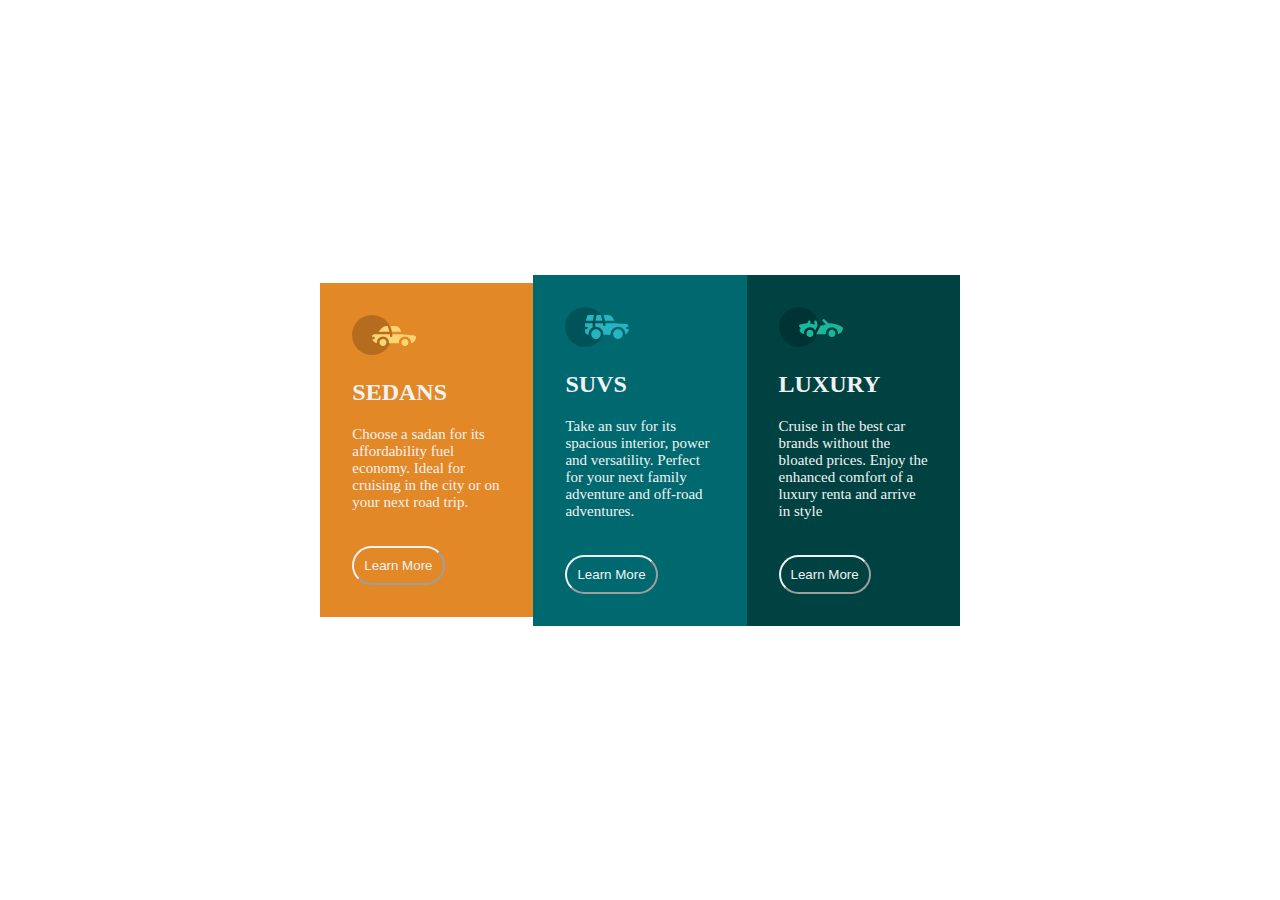
<file: My Flex-box/index.html>
<!DOCTYPE html>
<html lang="en">
<head>
    <meta charset="UTF-8">
    <meta http-equiv="X-UA-Compatible" content="IE=edge">
    <meta name="viewport" content="width=device-width, initial-scale=1.0">
    <title>Flex Box</title>
    <link href="style.css" rel="stylesheet" type="text/css" />
</head>
<body>
    <div class="topnav">
        <a href="#"></a>
    </div>
    <main>
        <div class="sedans">
            <img src="icon-sedans.svg" />
            <h2>SEDANS</h2>
            <p>
                Choose a sadan for its affordability fuel economy. Ideal for cruising in the city or on your next road trip.
            </p>
            <div class="btn">
                <button class="sedanbtn">Learn More</button><br />
            </div>
        </div>
        <div class="suvs">
            <img src="icon-suvs.svg" />
            <h2>SUVS</h2>
            <p>Take an suv for its spacious interior, power and versatility. Perfect for your next family adventure and off-road adventures.</p>
            <div class="btn">
                <button class="suvsbtn">Learn More</button>
            </div>
        </div>
        <div class="luxury">
            <img src="icon-luxury.svg" />
            <h2>LUXURY</h2>
            <p>Cruise in the best car brands without the bloated prices. Enjoy the enhanced comfort of a luxury renta and arrive in style</p>
        <div class="btn">
            <button class="luxurybtn">Learn More</button>
        </div>
        </div>
    </main>
</body>
</html>
</file>
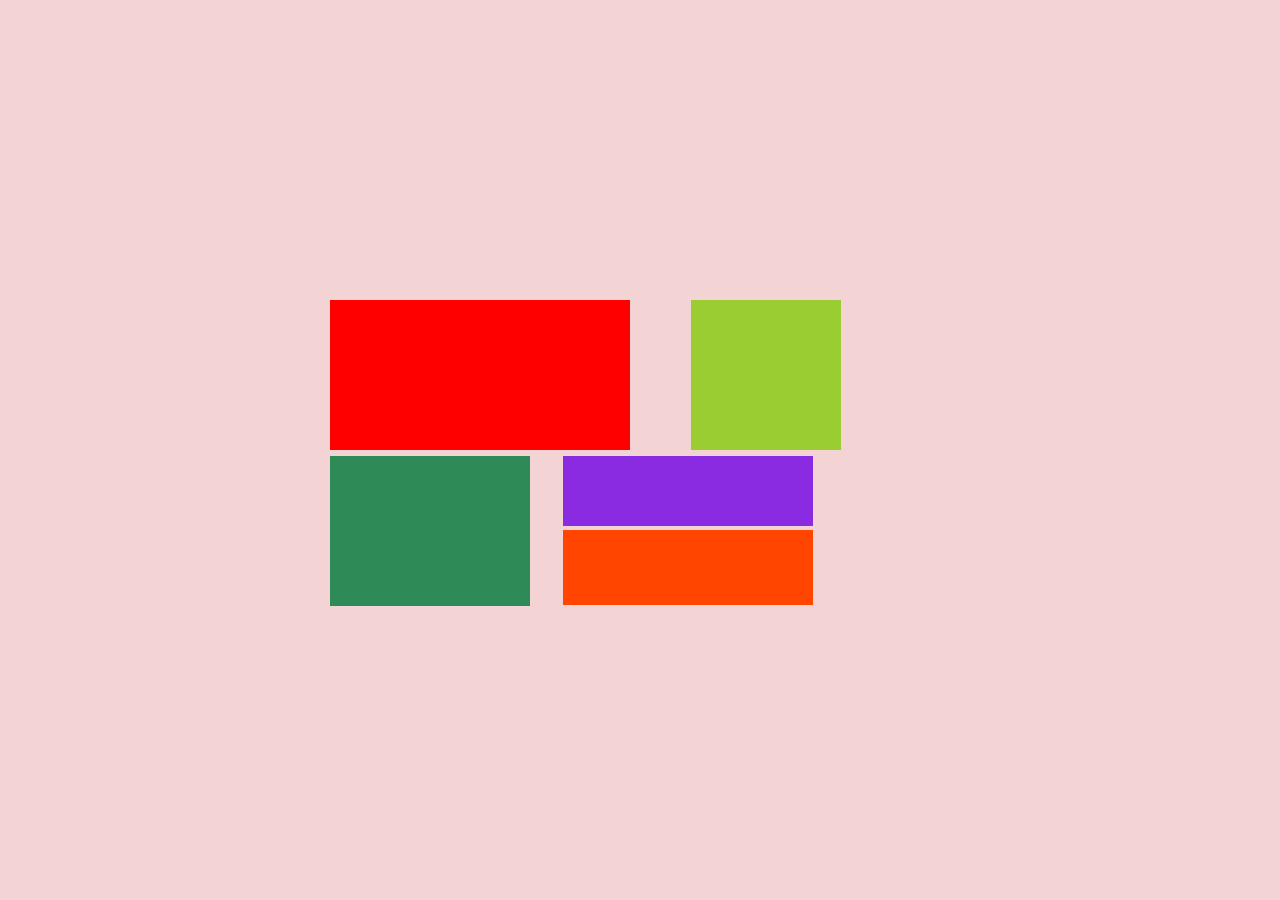
<file: My Grid-Design/index.html>
<!DOCTYPE html>
<html lang="en">
<head>
    <meta charset="UTF-8">
    <meta http-equiv="X-UA-Compatible" content="IE=edge">
    <meta name="viewport" content="width=device-width, initial-scale=1.0">
    <title>My_Grid_design</title>
    <link href="style.css" rel="stylesheet" type="text/css" />
</head>
<body>
    <main>
        <div class="item-r"> </div>
        <div class="item-y"> </div>
        <div class="item-g"> </div>
        <div class="item-b"> </div>
        <div class="item-o"> </div>
      </main>
</body>
</html>
</file>
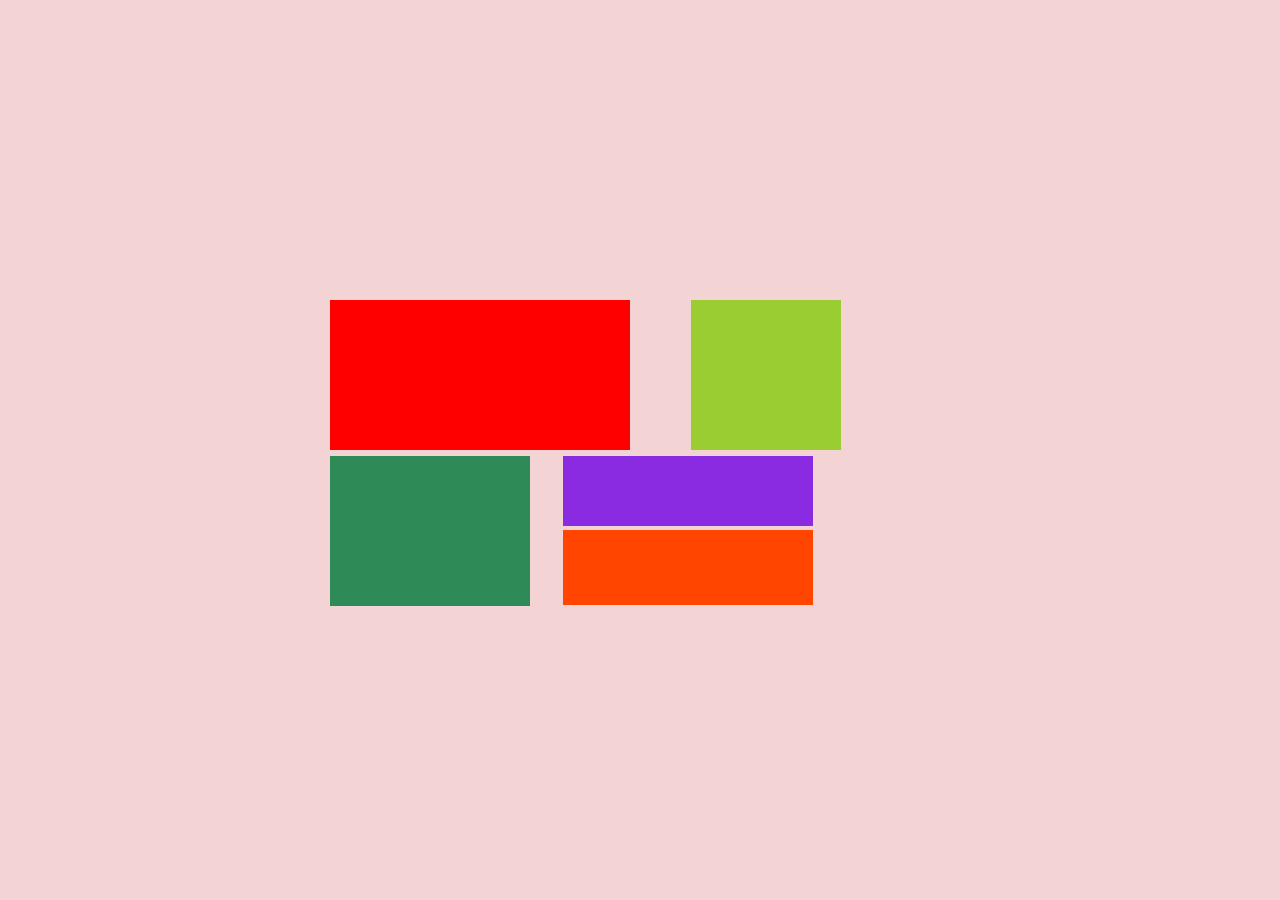
<file: My Flex-box/grid.html>
<!DOCTYPE html>
<html lang="en">
<head>
    <meta charset="UTF-8">
    <meta http-equiv="X-UA-Compatible" content="IE=edge">
    <meta name="viewport" content="width=device-width, initial-scale=1.0">
    <title>My_Grid_design</title>
    <link href="grid.css" rel="stylesheet" type="text/css" />
</head>
<body>
    <main>
        <div class="item-r"> </div>
        <div class="item-y"> </div>
        <div class="item-g"> </div>
        <div class="item-b"> </div>
        <div class="item-o"> </div>
      </main>
</body>
</html>
</file>
<file: My Flex-box/style.css>
*{
    margin: 0;
    padding: 0;
    box-sizing: border-box;
    
}
main{
    width: 50%;
    margin: auto;
    display: flex;
    justify-content: center;
    align-items: center; 
    height: 100vh;
    flex-direction: row;
    box-sizing: border-box;
    border-radius: 15px;
}
.sedans{
    background-color: hsl(31, 77%, 52%);
    padding: 2em;
    color: hsl(0, 0%,  95%);
    width: 1100px;
    height: fit-content;
}
.sedans p{
    font-family: 'Lexend Deca Regular' sans-serif;
    font-weight: 400;
    font-size: 15px;
    margin-top: 20px;
    margin-bottom: 35px;
}
.sedanbtn{
    cursor: pointer;
    background-color: transparent;
    border-radius: 20px;
    color: hsl(0, 0%,  95%);
    border-color: hsl(0, 0%,  95%);
    padding: 10px;
    size: 2px;
}
.sedans h2{
    font-family: 'Big Shoulders Display' cursive;
    font-weight: 700;
    margin-top: 20px;
}
.suvs{
    background-color: hsl(184, 100%, 22%);
    padding: 2em;
    color: hsl(0, 0%,  95%);
    width: 1100px;
    height: fit-content;
}
.suvs p{
    font-family: 'Lexend Deca Regular' sans-serif;
    font-weight: 400;
    font-size: 15px;
    margin-top: 20px;
    margin-bottom: 35px;
}
.suvs h2{
    font-family: 'Big Shoulders Display' cursive;
    font-weight: 700;
    margin-top: 20px;
}
.suvsbtn{
    cursor: pointer;
    background-color: transparent;
    border-radius: 20px;
    color: hsl(0, 0%,  95%);
    border-color: hsl(0, 0%,  95%);
    padding: 10px;
    size: 2px;
}
.luxury{
    background-color: hsl(179, 100%, 13%);
    padding: 2em;
    color: hsl(0, 0%,  95%);
    width: 1100px;
    height: fit-content;
}
.luxury p{
    font-family: 'Lexend Deca Regular' sans-serif;
    font-weight: 400;
    font-size: 15px;
    margin-top: 20px;
    margin-bottom: 35px;
}
.luxury h2{
    font-family: 'Big Shoulders Display' cursive;
    font-weight: 700;
    margin-top: 20px;
}
.luxurybtn{
    cursor: pointer;
    background-color: transparent;
    border-radius: 20px;
    color: hsl(0, 0%,  95%);
    border-color: hsl(0, 0%,  95%);
    padding: 10px;
    size: 2px;
}
@media screen and (max-width: 1440px) {
    .sedans{
        width: 33.3%;
    }
    .suvs{
        width: 33.3%;
    }
    .luxury{
        width: 33.3%; 
    }
}
@media screen and (max-width: 375px) {
    .sedans{
        width: 100%;
    }
    .suvs{
        width: 100%;
    }
    .luxury{
        width: 100%; 
    }
}
</file>
<file: My Grid-Design/style.css>
* {
  padding: 0;
  margin: 0;
  box-sizing: border-box;
}
body {
  background-color: rgba(243, 210, 210, 0.986);
  height: 100vh;
  display: flex;
  place-items: center;
  padding: 20px;
}
header {
  place-items: top;
  text-align: left;
}
main {
  display: grid;
  width: 50%;
  margin: auto;
  grid-template-areas:
    "r r r y y y y"
    "r r r y y y y"
    "g g b b b b b"
    "g g o o o o o";
  gap: 1%;
  grid-template-columns: 150px;
  grid-template-rows: 150px;
  position: relative;
}
.item-r {
  background-color: red;
  grid-area: r;
  width: 300px;
  height: 150px;
  padding: 15px;
}
.item-y {
  background-color: yellowgreen;
  grid-area: y;
  width: 150px;
  height: 150px;
  padding: 35px;
}
.item-g {
  background-color: seagreen;
  grid-area: g;
  width: 200px;
  height: 150px;
  padding: 15px 30px;
}
.item-b {
  background-color: blueviolet;
  grid-area: b;
  width: 250px;
  height: 70px;
}
.item-o {
  background-color: orangered;
  grid-area: o;
  width: 250px;
  height: 75px;
}
@media screen and (max-width: 960px) and (min-width: 600px) {
  main {
    display: grid;
    width: 50%;
    margin: auto;
    grid-template-areas:
      "r r r y y y y"
      "r r r y y y y"
      "g g b b b b b"
      "g g o o o o o";
    gap: 1%;
    grid-template-columns: 150px;
    grid-template-rows: 150px;
  }
}
</file>
<file: My Flex-box/grid.css>
* {
  padding: 0;
  margin: 0;
  box-sizing: border-box;
}
body {
  background-color: rgba(243, 210, 210, 0.986);
  height: 100vh;
  display: flex;
  place-items: center;
  padding: 20px;
}
header {
  place-items: top;
  text-align: left;
}
main {
  display: grid;
  width: 50%;
  margin: auto;
  grid-template-areas:
    "r r r y y y y"
    "r r r y y y y"
    "g g b b b b b"
    "g g o o o o o";
  gap: 1%;
  grid-template-columns: 150px;
  grid-template-rows: 150px;
  position: relative;
}
.item-r {
  background-color: red;
  grid-area: r;
  width: 300px;
  height: 150px;
  padding: 15px;
}
.item-y {
  background-color: yellowgreen;
  grid-area: y;
  width: 150px;
  height: 150px;
  padding: 35px;
}
.item-g {
  background-color: seagreen;
  grid-area: g;
  width: 200px;
  height: 150px;
  padding: 15px 30px;
}
.item-b {
  background-color: blueviolet;
  grid-area: b;
  width: 250px;
  height: 70px;
}
.item-o {
  background-color: orangered;
  grid-area: o;
  width: 250px;
  height: 75px;
}
@media screen and (max-width: 960px) and (min-width: 600px) {
  main {
    display: grid;
    width: 50%;
    margin: auto;
    grid-template-areas:
      "r r r y y y y"
      "r r r y y y y"
      "g g b b b b b"
      "g g o o o o o";
    gap: 1%;
    grid-template-columns: 150px;
    grid-template-rows: 150px;
  }
}
</file>
